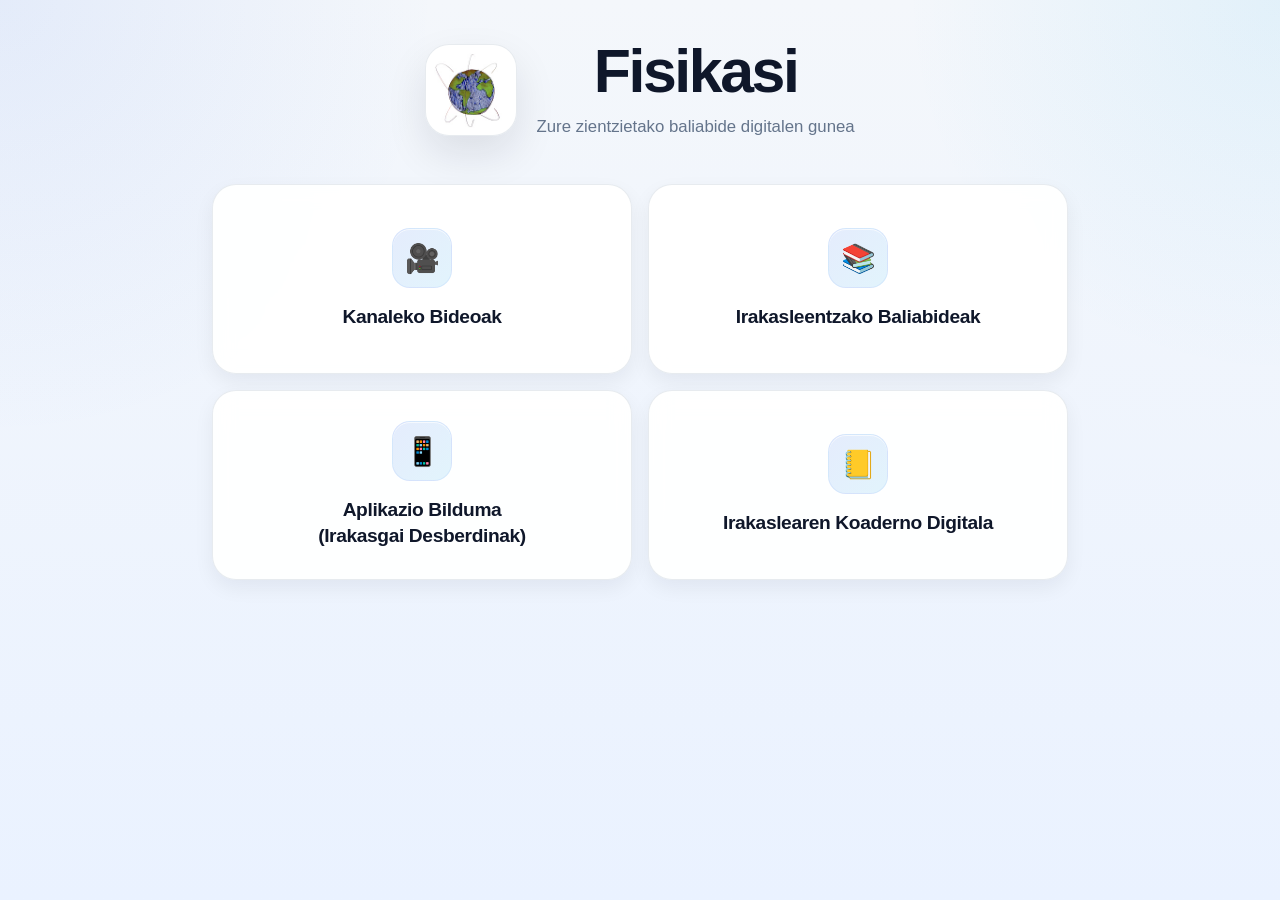
<file: index.html>
<!DOCTYPE html>
<html lang="eu">
<head>
  <meta charset="UTF-8" />
  <meta name="viewport" content="width=device-width, initial-scale=1.0" />
  <meta name="theme-color" content="#0f172a" />
  <title>fisikasi</title>

  <link rel="manifest" href="manifest.json" />
  <link rel="stylesheet" href="./styles.css" />
</head>
<body>
  <header class="hero">
    <div class="brand">
      <img src="./assets/logo.png" alt="fisikasi logo" class="brand-logo" />
      <div class="brand-text">
        <h1>Fisikasi</h1>
        <p>Zure zientzietako baliabide digitalen gunea</p>
      </div>
    </div>
  </header>

  <main class="container">
    <nav class="menu">
  <a class="menu-button" href="kanaleko-bideoak.html">
    <span class="menu-icon" aria-hidden="true">🎥</span>
    <span class="menu-text">Kanaleko Bideoak</span>
  </a>

  <a class="menu-button" href="irakasleentzako-baliabideak.html">
    <span class="menu-icon" aria-hidden="true">📚</span>
    <span class="menu-text">Irakasleentzako Baliabideak</span>
  </a>

  <a class="menu-button" href="bestelako-baliabideak.html">
    <span class="menu-icon" aria-hidden="true">📱</span>
    <span class="menu-text">
      Aplikazio Bilduma<br>
      (Irakasgai Desberdinak)
    </span>
  </a>

  <a class="menu-button" href="irakaslearen-koaderno-digitala.html">
  <span class="menu-icon" aria-hidden="true">📒</span>
  <span class="menu-text">Irakaslearen Koaderno Digitala</span>
</a>
</nav>
<button id="install-app-btn" class="install-button hidden" type="button">
  Aplikazioa deskargatu
</button>
  </main>

  <script>
    if ("serviceWorker" in navigator) {
      window.addEventListener("load", async () => {
        try {
          await navigator.serviceWorker.register("./service-worker.js");
          console.log("Service Worker registrado");
        } catch (error) {
          console.error("Error al registrar el Service Worker:", error);
        }
      });
    }
  </script>

  <script src="app.js"></script>
</body>
</html>
</file>
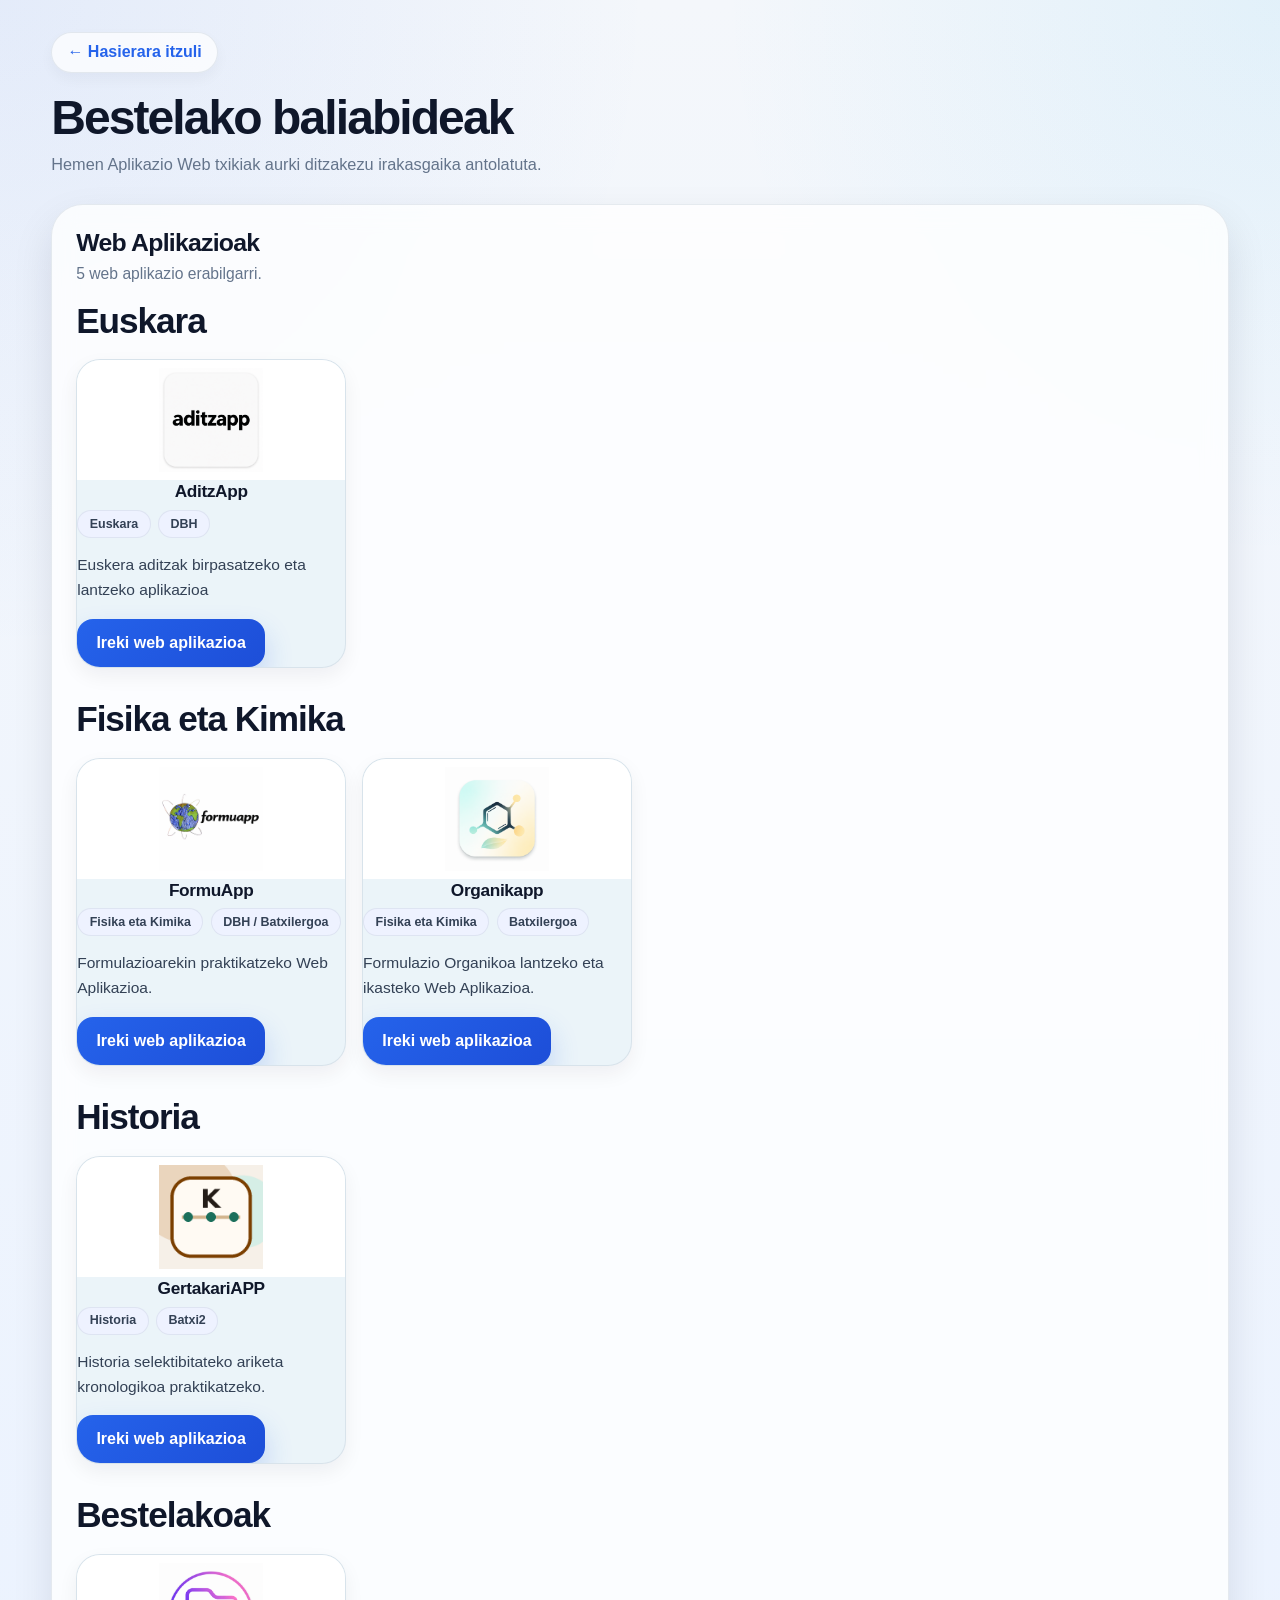
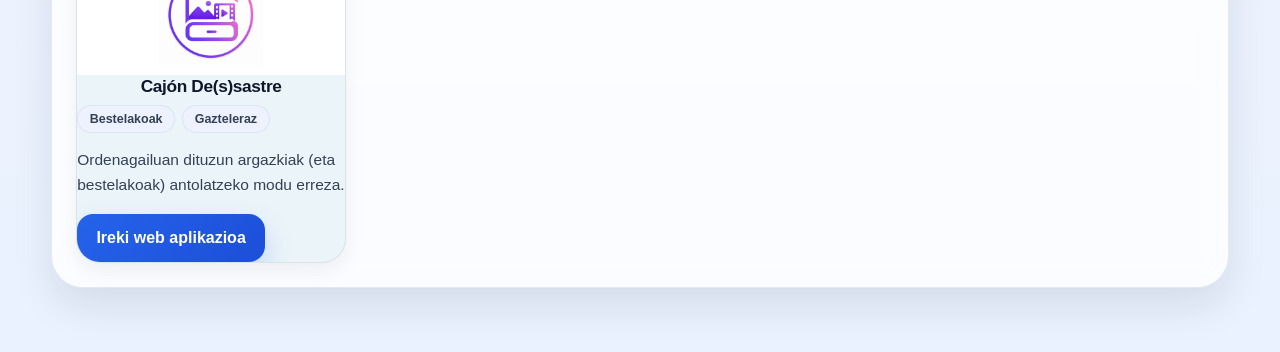
<file: bestelako-baliabideak.html>
<!doctype html>
<html lang="eu">
  <head>
    <meta charset="UTF-8" />
    <meta name="viewport" content="width=device-width, initial-scale=1.0" />
    <meta name="theme-color" content="#0f172a" />
    <link rel="manifest" href="manifest.json" />
    <link rel="stylesheet" href="styles.css" />
    <title>Bestelako baliabideak | fisikasi</title>
  </head>
  <body>
    <main class="container subpage">
      <a class="back-link" href="index.html">← Hasierara itzuli</a>

      <section class="page-hero">
        <h1>Bestelako baliabideak</h1>
        <p class="page-intro">
          Hemen Aplikazio Web txikiak aurki ditzakezu irakasgaika antolatuta.
        </p>
      </section>

      <section class="results-card">
        <div class="results-header">
          <h2>Web Aplikazioak</h2>
          <p id="pwa-summary"></p>
        </div>

        <div id="pwa-catalog"></div>
      </section>
    </main>

    <script src="app.js"></script>
  </body>
</html>
</file>
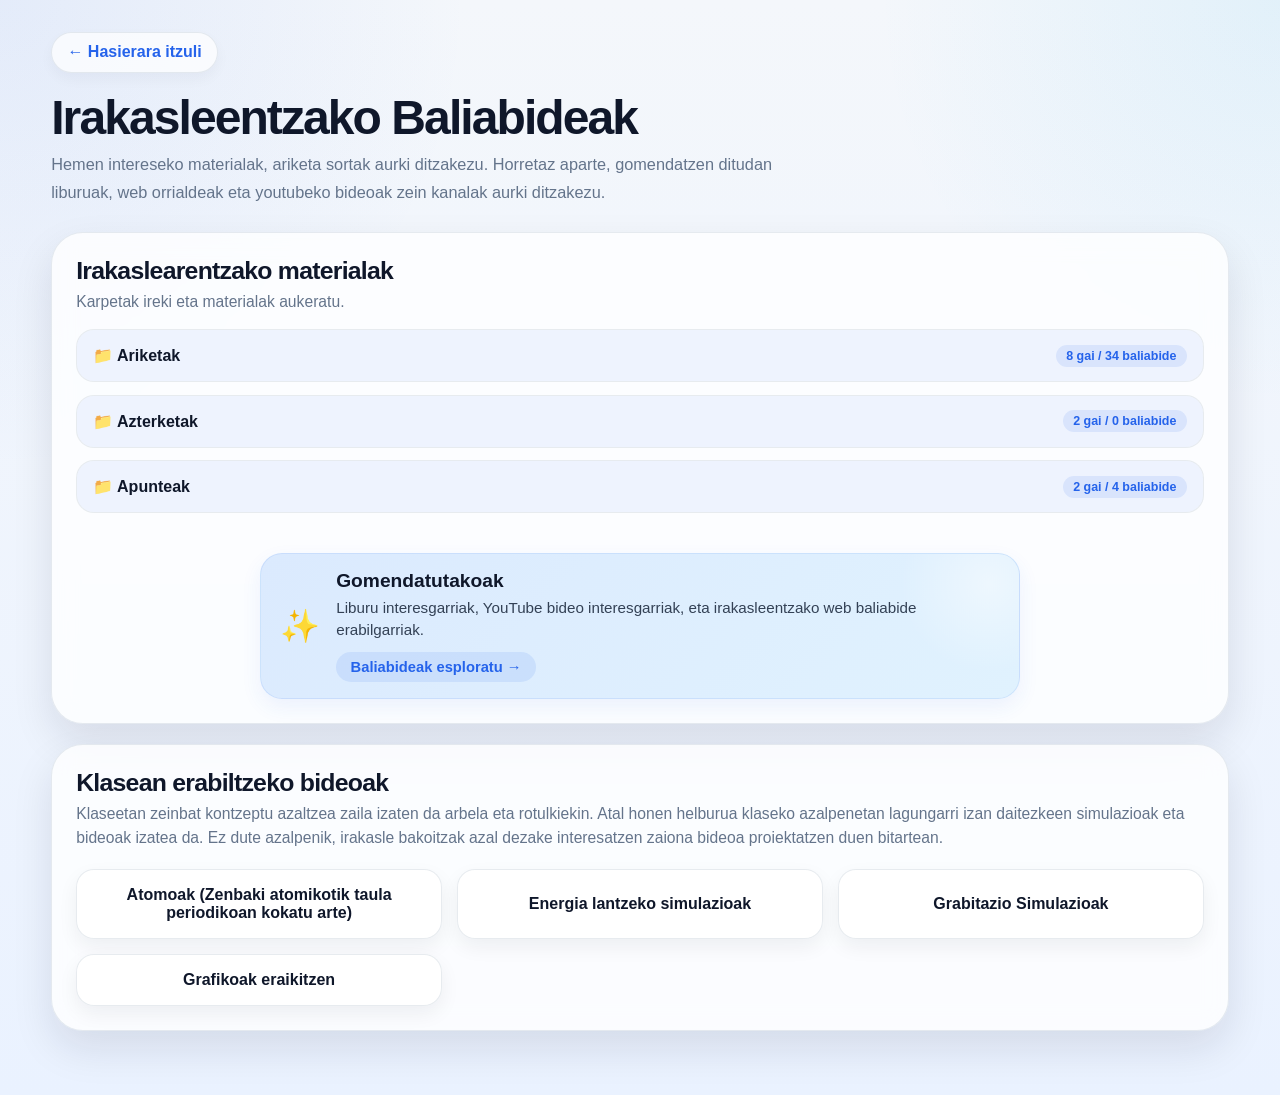
<file: irakasleentzako-baliabideak.html>
<!doctype html>
<html lang="eu">
  <head>
    <meta charset="UTF-8" />
    <meta name="viewport" content="width=device-width, initial-scale=1.0" />
    <meta name="theme-color" content="#0f172a" />
    <link rel="manifest" href="manifest.json" />
    <link rel="stylesheet" href="styles.css" />
    <title>Irakasleentzako Baliabideak | fisikasi</title>
  </head>
  <body>
    <main class="container subpage">
      <a class="back-link" href="index.html">← Hasierara itzuli</a>

      <section class="page-hero">
        <h1>Irakasleentzako Baliabideak</h1>
        <p class="page-intro">
          Hemen intereseko materialak, ariketa sortak aurki ditzakezu. Horretaz aparte,
          gomendatzen ditudan liburuak, web orrialdeak eta youtubeko bideoak zein kanalak aurki ditzakezu.
        </p>
        </section>

      <!-- <section class="results-card">
        <div id="teacher-resources-container" class="resources-tree"></div>
      </section> -->
      <section class="results-card teacher-section">
        <div class="results-header">
          <h2>Irakaslearentzako materialak</h2>
          <p>Karpetak ireki eta materialak aukeratu.</p>
        </div>

        <div id="teacher-resources-container" class="resources-tree"></div>

        <a class="featured-recommendation-btn" href="gomendatutakoak.html">
          <div class="featured-recommendation-glow"></div>

          <div class="featured-recommendation-content">
            
            <div class="featured-recommendation-icon">
              ✨
            </div>

            <div class="featured-recommendation-text">
              <h3>Gomendatutakoak</h3>

              <p>
                Liburu interesgarriak, YouTube bideo interesgarriak,
                eta irakasleentzako web baliabide erabilgarriak.
              </p>

              <span class="featured-recommendation-cta">
                Baliabideak esploratu →
              </span>
            </div>
          </div>
        </a>
      </section>

      <section class="results-card teacher-section">
        <div class="results-header">
          <h2>Klasean erabiltzeko bideoak</h2>
          <p> Klaseetan zeinbat kontzeptu azaltzea zaila izaten da arbela eta rotulkiekin. Atal honen helburua klaseko azalpenetan lagungarri izan daitezkeen simulazioak eta bideoak izatea da. Ez dute azalpenik, irakasle bakoitzak azal dezake interesatzen zaiona bideoa proiektatzen duen bitartean.
            </p>
        </div>
        <div id="classroom-video-topics" class="topics-grid"></div>
      </section>

      <section id="classroom-videos-section" class="results-card teacher-section hidden">
        <div class="results-header">
          <h2 id="classroom-videos-title">Bideoak</h2>
          <p id="classroom-videos-summary"></p>
        </div>
        <div id="classroom-videos-container" class="videos-list"></div>
      </section>
    </main>

    <script src="app.js"></script>
  </body>
</html>
</file>
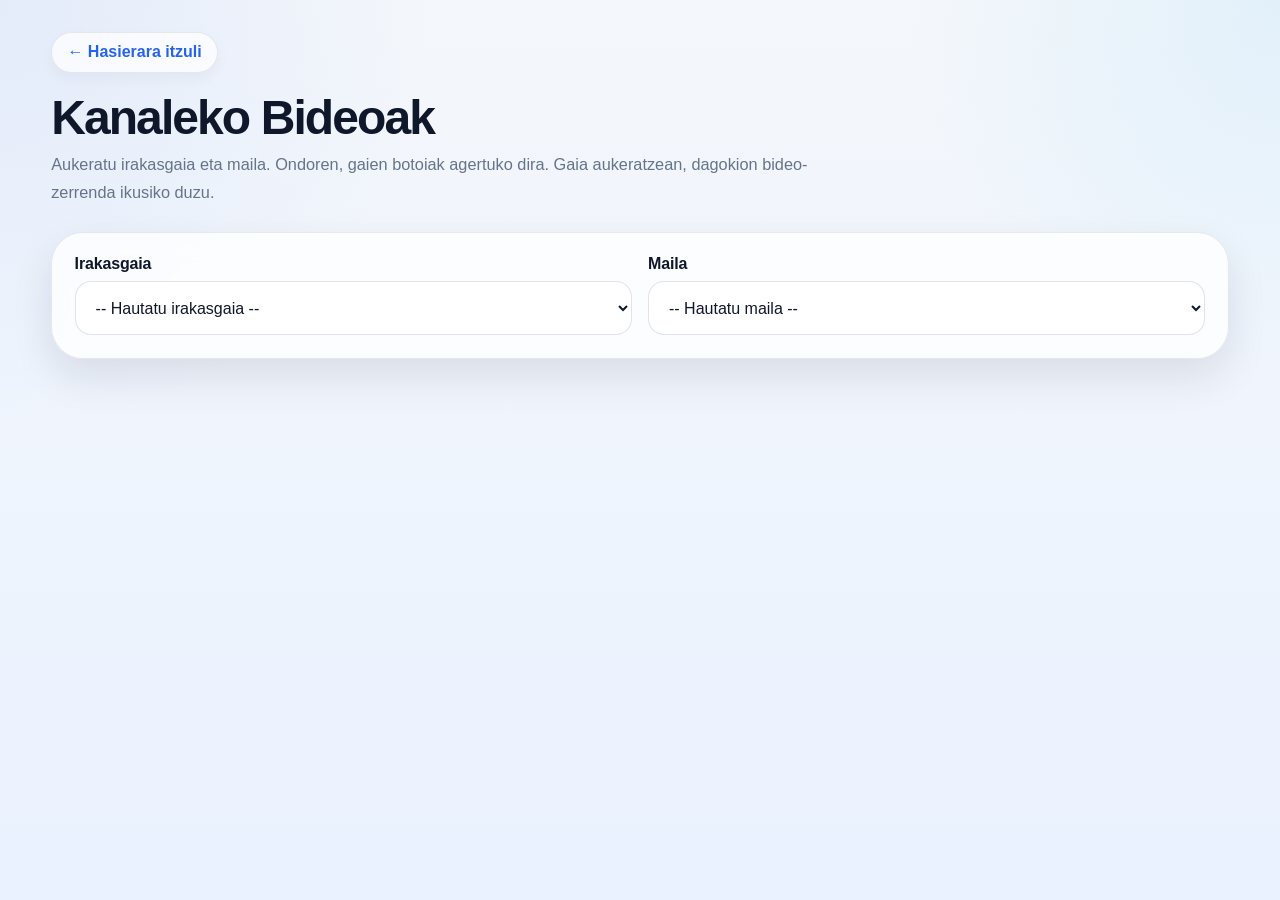
<file: kanaleko-bideoak.html>
<!doctype html>
<html lang="eu">
  <head>
    <meta charset="UTF-8" />
    <meta name="viewport" content="width=device-width, initial-scale=1.0" />
    <meta name="theme-color" content="#0f172a" />
    <link rel="manifest" href="manifest.json" />
    <link rel="stylesheet" href="styles.css" />
    <title>Kanaleko Bideoak | fisikasi</title>
  </head>
  <body>
    <main class="container subpage">
      <a class="back-link" href="index.html">← Hasierara itzuli</a>

      <section class="page-hero">
        <h1>Kanaleko Bideoak</h1>
        <p class="page-intro">
          Aukeratu irakasgaia eta maila. Ondoren, gaien botoiak agertuko dira.
          Gaia aukeratzean, dagokion bideo-zerrenda ikusiko duzu.
        </p>
      </section>

      <section class="filter-card">
        <div class="filter-grid">
          <div class="field-group">
            <label for="subject-select">Irakasgaia</label>
            <select id="subject-select">
              <option value="">-- Hautatu irakasgaia --</option>
              <option value="Fisika eta Kimika">Fisika eta Kimika</option>
              <option value="Fisika">Fisika</option>
              <option value="Kimika">Kimika</option>
              <option value="Matematika">Matematika</option>
            </select>
          </div>

          <div class="field-group">
            <label for="level-select">Maila</label>
            <select id="level-select">
              <option value="">-- Hautatu maila --</option>
              <option value="DBH">DBH</option>
              <option value="BATXI1">BATXI1</option>
              <option value="BATXI2">BATXI2</option>
              <option value="GRADUA">GRADUA</option>
            </select>
          </div>
        </div>

        <button id="search-btn" class="action-button hidden" type="button">
          Bilatu
        </button>
      </section>

      <section id="topics-section" class="results-card hidden">
        <div class="results-header">
          <h2 id="results-title">Gaiak</h2>
          <p id="results-summary"></p>
        </div>
        <div id="topics-container" class="topics-grid"></div>
      </section>

      <section id="videos-section" class="results-card hidden">
        <div class="results-header">
          <h2 id="videos-title">Bideoak</h2>
          <p id="videos-summary"></p>
        </div>
        <div id="videos-container" class="videos-list"></div>
      </section>
    </main>

    <script src="app.js"></script>
  </body>
</html>
</file>
<file: styles.css>
:root {
  --bg-1: #f4f7fb;
  --bg-2: #eaf2ff;
  --surface: rgba(255, 255, 255, 0.78);
  --surface-strong: rgba(255, 255, 255, 0.94);
  --card: #ffffff;
  --card-hover: #fcfdff;
  --thumb-bg: #ebf4f9;

  --primary: #0f172a;
  --secondary: #334155;
  --muted: #64748b;

  --accent: #2563eb;
  --accent-strong: #1d4ed8;
  --accent-soft: rgba(37, 99, 235, 0.1);

  --success-soft: rgba(22, 163, 74, 0.1);
  --success-text: #166534;

  --border: rgba(148, 163, 184, 0.22);
  --border-strong: rgba(37, 99, 235, 0.2);

  --shadow-sm: 0 8px 20px rgba(15, 23, 42, 0.06);
  --shadow-md: 0 18px 40px rgba(15, 23, 42, 0.1);
  --shadow-lg: 0 24px 60px rgba(37, 99, 235, 0.16);

  --radius-xl: 32px;
  --radius-lg: 24px;
  --radius-md: 18px;
  --radius-sm: 14px;

  --container-width: 1400px;
}

*,
*::before,
*::after {
  box-sizing: border-box;
}

html,
body {
  margin: 0;
  padding: 0;
}

html {
  scroll-behavior: smooth;
}

body {
  min-height: 100vh;
  font-family: Inter, Arial, Helvetica, sans-serif;
  color: var(--primary);
  background:
    radial-gradient(circle at top left, rgba(37, 99, 235, 0.08), transparent 28%),
    radial-gradient(circle at top right, rgba(14, 165, 233, 0.08), transparent 24%),
    linear-gradient(180deg, var(--bg-1) 0%, var(--bg-2) 100%);
}

img {
  display: block;
  max-width: 100%;
}

a,
button,
select {
  -webkit-tap-highlight-color: transparent;
}

button,
select {
  font: inherit;
}

a {
  color: inherit;
}

.hidden {
  display: none !important;
}

.container {
  width: min(92%, var(--container-width));
  margin: 0 auto;
  padding: 1.5rem 0 4rem;
}

/* HERO / HOME */

.hero {
  padding: 2.5rem 1.2rem 1.2rem;
}

.brand {
  width: min(92%, 980px);
  margin: 0 auto;
  display: flex;
  align-items: center;
  justify-content: center;
  gap: 1.2rem;
  flex-wrap: wrap;
  text-align: center;
}

.brand-logo {
  width: 92px;
  height: 92px;
  object-fit: contain;
  border-radius: 24px;
  background: rgba(255, 255, 255, 0.94);
  padding: 0.45rem;
  border: 1px solid var(--border);
  box-shadow: var(--shadow-md);
}

.brand-text h1 {
  margin: 0;
  font-size: clamp(2.4rem, 5vw, 3.8rem);
  line-height: 1.02;
  letter-spacing: -0.04em;
  color: var(--primary);
}

.brand-text p {
  margin: 0.75rem 0 0;
  color: var(--muted);
  font-size: 1.05rem;
  line-height: 1.6;
}

/* MENU */

.menu {
  display: grid;
  gap: 1rem;
}

.menu-button {
  display: flex;
  align-items: center;
  gap: 1rem;
  min-height: 110px;
  padding: 1.25rem 1.35rem;
  text-decoration: none;
  color: var(--primary);
  background: var(--surface-strong);
  border: 1px solid var(--border);
  border-radius: var(--radius-lg);
  box-shadow: var(--shadow-sm);
  backdrop-filter: blur(10px);
  transition:
    transform 0.22s ease,
    box-shadow 0.22s ease,
    border-color 0.22s ease,
    background-color 0.22s ease;
}

.menu-button:hover,
.menu-button:focus-visible {
  transform: translateY(-4px);
  background: var(--card-hover);
  border-color: var(--border-strong);
  box-shadow: var(--shadow-lg);
  outline: none;
}

.menu-icon {
  width: 60px;
  height: 60px;
  flex-shrink: 0;
  display: flex;
  align-items: center;
  justify-content: center;
  background: linear-gradient(135deg, rgba(37, 99, 235, 0.12), rgba(14, 165, 233, 0.12));
  border-radius: var(--radius-md);
  border: 1px solid rgba(37, 99, 235, 0.08);
  font-size: 1.75rem;
  box-shadow: inset 0 1px 0 rgba(255, 255, 255, 0.65);
}

.menu-text {
  font-size: clamp(1.05rem, 2.4vw, 1.2rem);
  font-weight: 700;
  line-height: 1.35;
  letter-spacing: -0.02em;
}

/* SUBPAGES */

.subpage {
  padding-top: 2rem;
}

.back-link {
  display: inline-flex;
  align-items: center;
  gap: 0.45rem;
  margin-bottom: 1.25rem;
  padding: 0.65rem 0.95rem;
  border-radius: 999px;
  text-decoration: none;
  color: var(--accent);
  font-weight: 700;
  background: rgba(255, 255, 255, 0.72);
  border: 1px solid var(--border);
  box-shadow: 0 6px 14px rgba(15, 23, 42, 0.04);
  transition:
    background-color 0.2s ease,
    transform 0.2s ease,
    box-shadow 0.2s ease;
}

.back-link:hover,
.back-link:focus-visible {
  background: #ffffff;
  transform: translateY(-1px);
  box-shadow: var(--shadow-sm);
  outline: none;
}

.page-hero {
  margin-bottom: 1.6rem;
}

.page-hero h1,
.subpage > h1 {
  margin: 0 0 0.45rem;
  font-size: clamp(2rem, 4vw, 3rem);
  line-height: 1.06;
  letter-spacing: -0.04em;
  color: var(--primary);
}

.page-intro {
  margin: 0;
  max-width: 760px;
  color: var(--muted);
  font-size: 1.02rem;
  line-height: 1.7;
}

/* PANELS */

.filter-card,
.results-card {
  background: var(--surface);
  border: 1px solid var(--border);
  border-radius: var(--radius-xl);
  box-shadow: var(--shadow-md);
  backdrop-filter: blur(12px);
}

.filter-card {
  padding: 1.4rem;
  margin-bottom: 1.3rem;
}

.results-card {
  padding: 1.5rem;
  margin-top: 1.3rem;
}

.results-header {
  display: flex;
  flex-direction: column;
  gap: 0.35rem;
  margin-bottom: 1rem;
}

.results-header h2 {
  margin: 0;
  color: var(--primary);
  font-size: 1.55rem;
  line-height: 1.1;
  letter-spacing: -0.03em;
}

.results-header p {
  margin: 0;
  color: var(--muted);
  font-size: 0.98rem;
  line-height: 1.5;
}

/* FILTERS */

.filter-grid {
  display: grid;
  gap: 1rem;
}

.field-group {
  display: flex;
  flex-direction: column;
  gap: 0.5rem;
}

.field-group label {
  font-weight: 700;
  color: var(--primary);
  letter-spacing: -0.01em;
}

.field-group select {
  width: 100%;
  min-height: 54px;
  padding: 0.95rem 1rem;
  border: 1px solid rgba(148, 163, 184, 0.3);
  border-radius: 16px;
  background: rgba(255, 255, 255, 0.96);
  color: var(--primary);
  font-size: 1rem;
  outline: none;
  box-shadow: inset 0 1px 0 rgba(255, 255, 255, 0.7);
  transition:
    border-color 0.18s ease,
    box-shadow 0.18s ease,
    background-color 0.18s ease;
}

.field-group select:hover {
  border-color: rgba(37, 99, 235, 0.22);
}

.field-group select:focus {
  border-color: var(--accent);
  box-shadow: 0 0 0 4px rgba(37, 99, 235, 0.12);
  background: #ffffff;
}

/* BUTTONS */

.action-button,
.video-link {
  display: inline-flex;
  align-items: center;
  justify-content: center;
  min-height: 48px;
  border: none;
  border-radius: 16px;
  text-decoration: none;
  font-weight: 700;
  cursor: pointer;
  color: #ffffff;
  background: linear-gradient(135deg, var(--accent) 0%, var(--accent-strong) 100%);
  box-shadow: 0 14px 28px rgba(37, 99, 235, 0.22);
  transition:
    transform 0.2s ease,
    box-shadow 0.2s ease,
    filter 0.2s ease,
    opacity 0.2s ease;
}

.action-button:hover,
.action-button:focus-visible,
.video-link:hover,
.video-link:focus-visible {
  transform: translateY(-2px);
  box-shadow: 0 18px 34px rgba(37, 99, 235, 0.3);
  filter: brightness(1.03);
  outline: none;
}

.action-button {
  margin-top: 1rem;
  width: 100%;
  padding: 1rem 1.2rem;
  font-size: 1rem;
}

.video-link {
  align-self: flex-start;
  padding: 0.85rem 1.2rem;
}

/* TOPICS */

.topics-grid {
  display: grid;
  gap: 0.95rem;
  margin-top: 1.2rem;
}

.topic-button {
  width: 100%;
  border: 1px solid var(--border);
  background: rgba(255, 255, 255, 0.9);
  color: var(--primary);
  border-radius: 18px;
  padding: 1rem 1.1rem;
  font-size: 1rem;
  font-weight: 700;
  text-align: center;
  box-shadow: var(--shadow-sm);
  transition:
    transform 0.2s ease,
    box-shadow 0.2s ease,
    border-color 0.2s ease,
    background-color 0.2s ease;
  cursor: pointer;
}

.topic-button:hover,
.topic-button:focus-visible {
  transform: translateY(-2px);
  background: #f8fbff;
  border-color: rgba(37, 99, 235, 0.22);
  box-shadow: var(--shadow-md);
  outline: none;
}

.topic-button.active {
  background: linear-gradient(135deg, rgba(37, 99, 235, 0.12), rgba(14, 165, 233, 0.08));
  border-color: rgba(37, 99, 235, 0.28);
  color: var(--primary);
}

/* VIDEOS */

.videos-list {
  display: grid;
  grid-template-columns: repeat(auto-fill, minmax(240px, 1fr));
  gap: 1.25rem;
  margin-top: 1.2rem;
}

.video-card {
  overflow: hidden;
  display: flex;
  flex-direction: column;
  background: linear-gradient(180deg, #ffffff 0%, #f8fbff 100%);
  border: 1px solid var(--border);
  border-radius: 28px;
  box-shadow: var(--shadow-sm);
  transition:
    transform 0.24s ease,
    box-shadow 0.24s ease,
    border-color 0.24s ease;
}

.video-card:hover {
  transform: translateY(-6px);
  box-shadow: var(--shadow-lg);
  border-color: var(--border-strong);
}

.video-thumb-link {
  display: block;
  position: relative;
  overflow: hidden;
  text-decoration: none;
  background: var(--thumb-bg);
}


.video-thumb-link::after {
  content: "";
  position: absolute;
  inset: 0;
  background: linear-gradient(180deg, transparent 58%, rgba(15, 23, 42, 0.18) 100%);
  pointer-events: none;
}

.video-thumbnail {
  width: 100%;
  aspect-ratio: 16 / 9;
  object-fit: cover;
  background: #e5e7eb;
  transition: transform 0.45s ease;
}

.video-card:hover .video-thumbnail {
  transform: scale(1.03);
}

.video-card-content {
  display: flex;
  flex-direction: column;
  gap: 0.85rem;
  padding: 1.15rem 1.15rem 1.2rem;
}

.video-card h3 {
  margin: 0;
  color: var(--primary);
  font-size: 1.22rem;
  line-height: 1.32;
  letter-spacing: -0.025em;
}

.video-meta {
  display: flex;
  flex-wrap: wrap;
  gap: 0.5rem;
}

.badge {
  display: inline-flex;
  align-items: center;
  gap: 0.3rem;
  padding: 0.42rem 0.72rem;
  border-radius: 999px;
  background: #eef2ff;
  border: 1px solid rgba(148, 163, 184, 0.18);
  color: var(--secondary);
  font-size: 0.78rem;
  font-weight: 700;
  line-height: 1;
}

.badge-teoria {
  background: rgba(37, 99, 235, 0.1);
  color: var(--accent-strong);
  border-color: rgba(37, 99, 235, 0.16);
}

.badge-ariketa {
  background: var(--success-soft);
  color: var(--success-text);
  border-color: rgba(22, 163, 74, 0.14);
}

.video-description {
  margin: 0;
  color: var(--secondary);
  font-size: 0.98rem;
  line-height: 1.65;
}

/* EMPTY STATE */

.empty-message {
  margin-top: 1rem;
  padding: 1.15rem;
  border-radius: 18px;
  background: rgba(248, 250, 252, 0.95);
  color: var(--muted);
  text-align: center;
  border: 1px dashed rgba(148, 163, 184, 0.35);
  line-height: 1.6;
}

/* PWA */

.pwa-grid {
  display: grid;
  grid-template-columns: repeat(4, minmax(0, 1fr));
  gap: 1rem;
  margin-top: 1.2rem;
}

/* CARD GENERAL */

.pwa-card {
  background: var(--thumb-bg);
  border: 1px solid var(--border);
  border-radius: 24px;
  box-shadow: var(--shadow-sm);
  transition:
    transform 0.22s ease,
    box-shadow 0.22s ease,
    border-color 0.22s ease;
  overflow: hidden;
  padding: 0;
}

.pwa-card:hover {
  transform: translateY(-4px);
  box-shadow: var(--shadow-lg);
  border-color: var(--border-strong);
}

/* IMAGEN */

.pwa-image-link {
  display: block;
  text-decoration: none;
  background: #e5e7eb;
}

.pwa-image {
  width: 100%;
  height: 120px;          /* ← CLAVE: altura fija */
  object-fit: contain;    /* no recorta el logo */
  display: block;
  transition: transform 0.35s ease;
  background: #fff;
  padding: 0.5rem;        /* respira un poco */
}

.pwa-card:hover .pwa-image {
  transform: scale(1.03);
}

/* CONTENIDO */

.pwa-card h3 {
  font-size: 1rem;
}

.pwa-card-header {
  display: block;
  text-align: center;
  margin-bottom: 0.95rem;
}

.pwa-card-header > div {
  width: 100%;
}

/* ocultamos el icono emoji antiguo */
.pwa-icon {
  display: none;
}

/* TEXTO */

.pwa-card h3 {
  margin: 0 0 0.45rem;
  color: var(--primary);
  font-size: 1.08rem;
  line-height: 1.3;
  letter-spacing: -0.02em;
  text-align: center;
}



.pwa-meta {
  display: flex;
  flex-wrap: wrap;
  gap: 0.45rem;
}

.pwa-description {
  margin: 0 0 1rem;
  color: var(--secondary);
  line-height: 1.6;
  font-size: 0.97rem;
}

/* SECCIONES POR ASIGNATURA */

.pwa-subject-section + .pwa-subject-section {
  margin-top: 2rem;
}

.pwa-subject-title {
  margin: 0 0 1.2rem;
  color: var(--primary);
  font-size: 2.2rem;
  font-weight: 800;
  line-height: 1.1;
  letter-spacing: -0.03em;
}

.teacher-section + .teacher-section {
  margin-top: 1.3rem;
}

#classroom-video-topics {
  grid-template-columns: repeat(3, 1fr);
}

.install-button {
  width: 50%;
  margin: 1rem auto 0;
  display: block;
  min-height: 76px;
  border: 0;
  border-radius: var(--radius-lg);
  background: rgb(160, 210, 246);
  color: rgb(51, 45, 45);
  font-weight: 800;
  font-size: clamp(1.05rem, 2.4vw, 1.2rem);
  box-shadow: var(--shadow-lg);
  cursor: pointer;
  transition:
    transform 0.22s ease,
    box-shadow 0.22s ease,
    filter 0.22s ease;
}

.install-button:hover,
.install-button:focus-visible {
  transform: translateY(-4px);
  filter: brightness(1.04);
  outline: none;
}

/* RESPONSIVE */

@media (max-width: 768px) {
  #classroom-video-topics {
    grid-template-columns: 1fr;
  }
}

@media (min-width: 700px) {
  .filter-grid {
    grid-template-columns: repeat(2, 1fr);
  }

  .topics-grid {
    grid-template-columns: repeat(2, 1fr);
  }
}

@media (min-width: 760px) {
  .menu {
    grid-template-columns: repeat(2, minmax(320px, 420px));
    justify-content: center;
  }

  .menu-button {
    min-height: 190px;
    flex-direction: column;
    justify-content: center;
    text-align: center;
    padding: 1.5rem 1.3rem;
  }

  .menu-text {
    text-align: center;
  }


  .menu-button {
    min-height: 190px;
    flex-direction: column;
    justify-content: center;
    text-align: center;
    padding: 1.5rem 1.3rem;
  }

  .menu-text {
    text-align: center;
  }
}

@media (max-width: 640px) {
  .container {
    width: min(94%, var(--container-width));
    padding-bottom: 3rem;
  }

  .hero {
    padding-top: 2rem;
  }

  .brand {
    flex-direction: column;
  }

  .brand-logo {
    width: 84px;
    height: 84px;
  }

  .filter-card,
  .results-card {
    padding: 1.1rem;
    border-radius: 24px;
  }

  .video-card {
    border-radius: 22px;
  }

  .video-card h3 {
    font-size: 1.12rem;
  }

  .video-link {
    width: 100%;
  }

  .menu-button {
    min-height: 96px;
    padding: 1rem 1.1rem;
  }

  .menu-icon {
    width: 54px;
    height: 54px;
    font-size: 1.45rem;
  }
}

@media (max-width: 1200px) {
  .pwa-grid {
    grid-template-columns: repeat(3, minmax(0, 1fr));
  }
}

@media (max-width: 900px) {
  .pwa-grid {
    grid-template-columns: repeat(2, minmax(0, 1fr));
  }
}

@media (max-width: 640px) {
  .pwa-grid {
    grid-template-columns: 1fr;
  }
}

@media (prefers-reduced-motion: reduce) {
  *,
  *::before,
  *::after {
    scroll-behavior: auto !important;
    transition: none !important;
    animation: none !important;
  }
}

/* ===============================
   RESOURCES TREE
================================ */

.resources-tree {
  display: flex;
  flex-direction: column;
  gap: 0.8rem;
}

.folder {
  border: 1px solid var(--border);
  border-radius: 18px;
  background: rgba(255,255,255,0.85);
  overflow: hidden;
}

.folder-header {
  padding: 0.9rem 1rem;
  font-weight: 700;
  cursor: pointer;
  background: rgba(37, 99, 235, 0.08);
  transition: background 0.2s ease;
}

.folder-header:hover {
  background: rgba(37, 99, 235, 0.15);
}

.folder-content {
  padding: 0.8rem 1rem;
  display: flex;
  flex-direction: column;
  gap: 0.6rem;
}

.resource-link {
  display: block;
  padding: 0.7rem;
  border-radius: 12px;
  text-decoration: none;
  background: #f8fbff;
  border: 1px solid var(--border);
  transition: transform 0.15s ease, background 0.15s ease;
}

.resource-link:hover {
  background: #eef5ff;
  transform: translateX(4px);
}

.resource-title {
  font-weight: 700;
}

.resource-desc {
  font-size: 0.9rem;
  color: var(--muted);
}

/* ===============================
   IRAKASLEAREN KOADERNO DIGITALA
================================ */

.koaderno-videos-grid {
  display: grid;
  grid-template-columns: repeat(3, minmax(0, 1fr));
}

@media (max-width: 800px) {
  .koaderno-videos-grid {
    grid-template-columns: 1fr;
  }
}

.koaderno-contact {
  background:
    linear-gradient(
      135deg,
      rgba(37, 99, 235, 0.08),
      rgba(14, 165, 233, 0.08)
    );
}

.koaderno-contact-content {
  display: flex;
  align-items: center;
  gap: 1.5rem;
}

.koaderno-contact-icon {
  width: 80px;
  height: 80px;
  flex-shrink: 0;

  display: flex;
  align-items: center;
  justify-content: center;

  font-size: 2.2rem;

  border-radius: 50%;
  background: white;
  box-shadow: var(--shadow-sm);
  border: 1px solid var(--border);
}

.koaderno-contact h2 {
  margin-top: 0;
  margin-bottom: 0.5rem;
}

.koaderno-contact p {
  margin-bottom: 1rem;
  line-height: 1.7;
}

.koaderno-contact-mail {
  display: inline-flex;
  align-items: center;
  gap: 0.5rem;

  padding: 0.85rem 1.2rem;

  border-radius: 999px;

  background: var(--accent);
  color: white;
  text-decoration: none;
  font-weight: 700;

  transition:
    transform 0.2s ease,
    background 0.2s ease;
}

.koaderno-contact-mail:hover {
  transform: translateY(-2px);
  background: var(--accent-strong);
}

@media (max-width: 700px) {
  .koaderno-contact-content {
    flex-direction: column;
    text-align: center;
  }
}

/* ===============================
   GOMENDATUTAKOAK
================================ */

.tabs {
  display: flex;
  flex-wrap: wrap;
  gap: 0.75rem;
  margin-bottom: 1.4rem;
}

.tab-button {
  border: 1px solid var(--border);
  background: rgba(255, 255, 255, 0.9);
  color: var(--primary);
  border-radius: 999px;
  padding: 0.8rem 1.1rem;
  font-weight: 800;
  cursor: pointer;
  transition:
    transform 0.2s ease,
    background 0.2s ease,
    border-color 0.2s ease;
}

.tab-button:hover,
.tab-button.active {
  transform: translateY(-2px);
  background: var(--accent);
  color: white;
  border-color: var(--accent);
}

.recommendations-grid {
  display: grid;
  grid-template-columns: repeat(3, minmax(0, 1fr));
  gap: 1rem;
}

.recommendation-card {
  display: block;
  overflow: hidden;
  text-decoration: none;
  color: var(--primary);
  background: var(--card);
  border: 1px solid var(--border);
  border-radius: 24px;
  box-shadow: var(--shadow-sm);
  transition:
    transform 0.22s ease,
    box-shadow 0.22s ease,
    border-color 0.22s ease;
}

.recommendation-card:hover {
  transform: translateY(-4px);
  box-shadow: var(--shadow-lg);
  border-color: var(--border-strong);
}

.recommendation-image {
  width: 100%;
  height: 260px;

  object-fit: contain;
  object-position: center;

  background: #f8fafc;

  padding: 1rem;

  border-bottom: 1px solid var(--border);
}

.recommendation-content {
  padding: 1rem;
}

.recommendation-content h3 {
  margin: 0 0 0.45rem;
  font-size: 1.08rem;
  line-height: 1.3;
}

.recommendation-content p {
  margin: 0 0 0.7rem;
  color: var(--secondary);
  line-height: 1.55;
}

.recommendation-author {
  font-weight: 800;
  color: var(--accent) !important;
}

.rating-stars {
  margin: 0.7rem 0;
  color: #f59e0b;
  font-size: 1.15rem;
  letter-spacing: 0.08em;
}

.tags-row {
  display: flex;
  flex-wrap: wrap;
  gap: 0.45rem;
}

.tag {
  display: inline-flex;
  align-items: center;
  padding: 0.38rem 0.65rem;
  border-radius: 999px;
  background: var(--accent-soft);
  color: var(--accent-strong);
  font-size: 0.78rem;
  font-weight: 800;
}

.video-topic-filter {
  margin-bottom: 1rem;
}

@media (max-width: 1000px) {
  .recommendations-grid {
    grid-template-columns: repeat(2, minmax(0, 1fr));
  }
}

@media (max-width: 640px) {
  .recommendations-grid {
    grid-template-columns: 1fr;
  }
}

.featured-recommendation-btn {
  position: relative;
  overflow: hidden;

  display: block;

  margin-top: 2.5rem;
  margin-left: auto;
  margin-right: auto;

  padding: 1rem 1.2rem;

  border-radius: 22px;

  text-decoration: none;

  background:
    linear-gradient(
      135deg,
      #dbeafe 0%,
      #e0f2fe 100%
    );

  border: 1px solid rgba(37, 99, 235, 0.10);

  box-shadow:
    0 8px 20px rgba(37, 99, 235, 0.08);

  transition:
    transform 0.22s ease,
    box-shadow 0.22s ease,
    background 0.22s ease;

  max-width: 760px;
}

.featured-recommendation-btn:hover {
  transform: translateY(-2px);

  box-shadow:
    0 14px 28px rgba(37, 99, 235, 0.12);

  background:
    linear-gradient(
      135deg,
      #d7e9ff 0%,
      #dff4ff 100%
    );
}

.featured-recommendation-content {
  position: relative;
  z-index: 2;

  display: flex;
  align-items: center;
  gap: 1rem;
}

.featured-recommendation-icon {
  font-size: 2rem;
  line-height: 1;

  display: flex;
  align-items: center;
  justify-content: center;

  background: transparent;
}

.featured-recommendation-text h3 {
  margin: 0;

  color: var(--primary);

  font-size: 1.2rem;
  font-weight: 800;
}

.featured-recommendation-text p {
  margin: 0.3rem 0 0;

  color: var(--secondary);

  line-height: 1.45;

  font-size: 0.95rem;

  max-width: 620px;
}

.featured-recommendation-cta {
  display: inline-block;

  margin-top: 0.7rem;

  padding: 0.42rem 0.9rem;

  border-radius: 999px;

  background: rgba(37, 99, 235, 0.10);

  color: #2563eb;

  font-size: 0.92rem;
  font-weight: 700;

  transition:
    background 0.2s ease,
    transform 0.2s ease;
}

.featured-recommendation-btn:hover
.featured-recommendation-cta {
  background: rgba(37, 99, 235, 0.16);

  transform: translateX(2px);
}

.featured-recommendation-glow {
  position: absolute;

  top: -60px;
  right: -60px;

  width: 180px;
  height: 180px;

  background:
    radial-gradient(
      circle,
      rgba(255,255,255,0.45) 0%,
      transparent 70%
    );

  pointer-events: none;
}

.folder-header {
  display: flex;
  align-items: center;
  justify-content: space-between;
  gap: 1rem;
}

.folder-count {
  font-size: 0.78rem;
  font-weight: 700;
  color: var(--accent);
  background: rgba(37, 99, 235, 0.10);
  padding: 0.25rem 0.65rem;
  border-radius: 999px;
  white-space: nowrap;
}

.resource-tags {
  display: flex;
  flex-wrap: wrap;
  gap: 0.35rem;
  margin-top: 0.55rem;
}

.resource-tag {
  display: inline-flex;
  align-items: center;
  padding: 0.22rem 0.55rem;
  border-radius: 999px;
  background: rgba(37, 99, 235, 0.1);
  color: var(--accent);
  font-size: 0.78rem;
  font-weight: 700;
}
</file>
